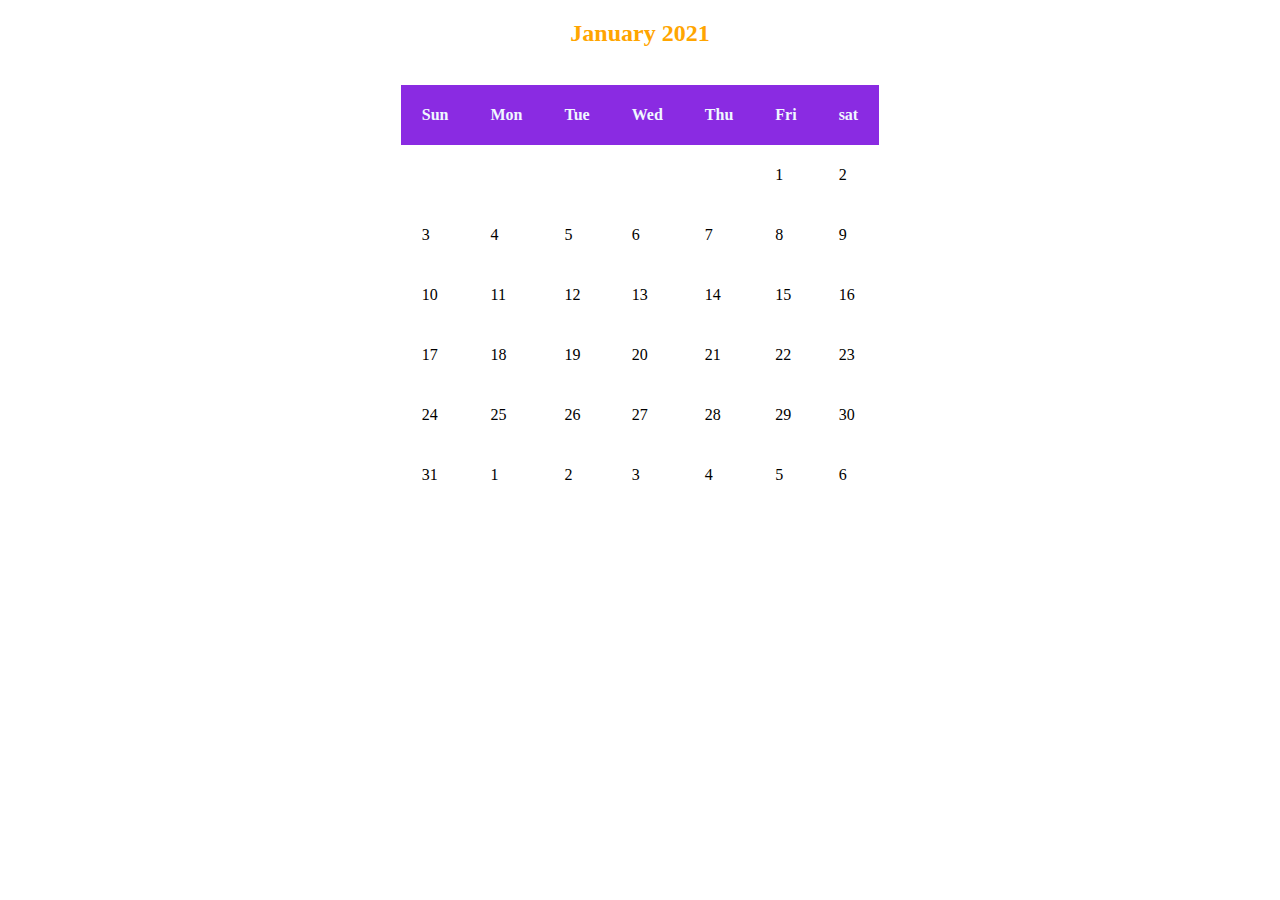
<file: Calender.html>
<!DOCTYPE html>
<html lang="en">
<head>
    <meta charset="UTF-8">
    <meta name="viewport" content="width=device-width, initial-scale=1.0">
    <title>Document</title>
    <style>
		h2{
			text-align: center;
			color: orange;
		}
        th {
            background-color: blueviolet;
            color: aliceblue;
        }
		table{
			border: 0px;
			border-collapse: collapse;
		}
    </style>
</head>
<body>
    <h2>January 2021</h2>
	<br/>
	<table align="center"cellspacing="21" cellpadding="21">
		<tr>
			<th>Sun</th>
			<th>Mon</th>
			<th>Tue</th>
			<th>Wed</th>
			<th>Thu</th>
			<th>Fri</th>
			<th>sat</th>
		</tr>
        <tr>
			<td></td>
			<td></td>
			<td></td>
			<td></td>
			<td></td>
			<td>1</td>
			<td>2</td>
		</tr>
		<tr></tr>
		<tr>
			<td>3</td>
			<td>4</td>
			<td>5</td>
			<td>6</td>
			<td>7</td>
			<td>8</td>
			<td>9</td>
		</tr>
		<tr>
			<td>10</td>
			<td>11</td>
			<td>12</td>
			<td>13</td>
			<td>14</td>
			<td>15</td>
			<td>16</td>
		</tr>
		<tr>
			<td>17</td>
			<td>18</td>
			<td>19</td>
			<td>20</td>
			<td>21</td>
			<td>22</td>
			<td>23</td>
		</tr>
		<tr>
			<td>24</td>
			<td>25</td>
			<td>26</td>
			<td>27</td>
			<td>28</td>
			<td>29</td>
			<td>30</td>
		</tr>
		<tr>
			<td>31</td>
			<td>1</td>
			<td>2</td>
			<td>3</td>
			<td>4</td>
			<td>5</td>
			<td>6</td>
		</tr>
	</table>
</body>
</html>
</file>
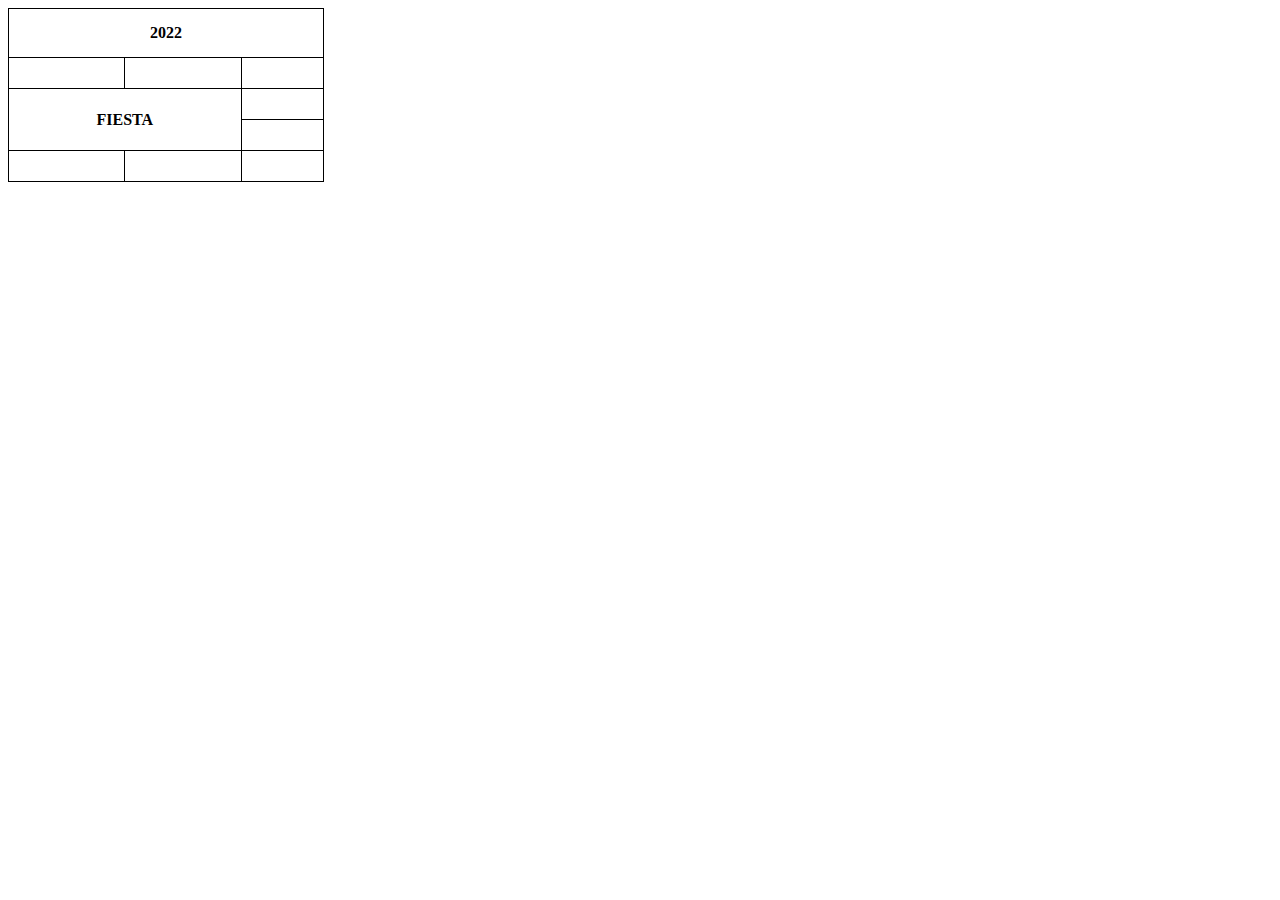
<file: ColRowspan.html>
<!DOCTYPE html>
<html lang="en">
<head>
    <meta charset="UTF-8">
    <meta name="viewport" content="width=device-width, initial-scale=1.0">
    <title>Document</title>
    <style>
        table,td,th{
            border: 1px solid black;
            border-collapse: collapse;  
        }
        th,td{
            padding: 15px;
        }
        table{
            width: 25%;
        }
    </style>
</head>
<body>
    <table>
        <tr>
            <th colspan="3">2022</th>
        </tr>
        <tr>
            <td></td>
            <td></td>
            <td></td>
        </tr>
        <tr>
            <th colspan="2" rowspan="2">FIESTA</th>
            <td></td>
        </tr>
        <tr>
            <td></td>
        </tr>
        <tr>
            <td></td>
            <td></td>
            <td></td>
        </tr>    
    </table>
</body>
</html>
</file>
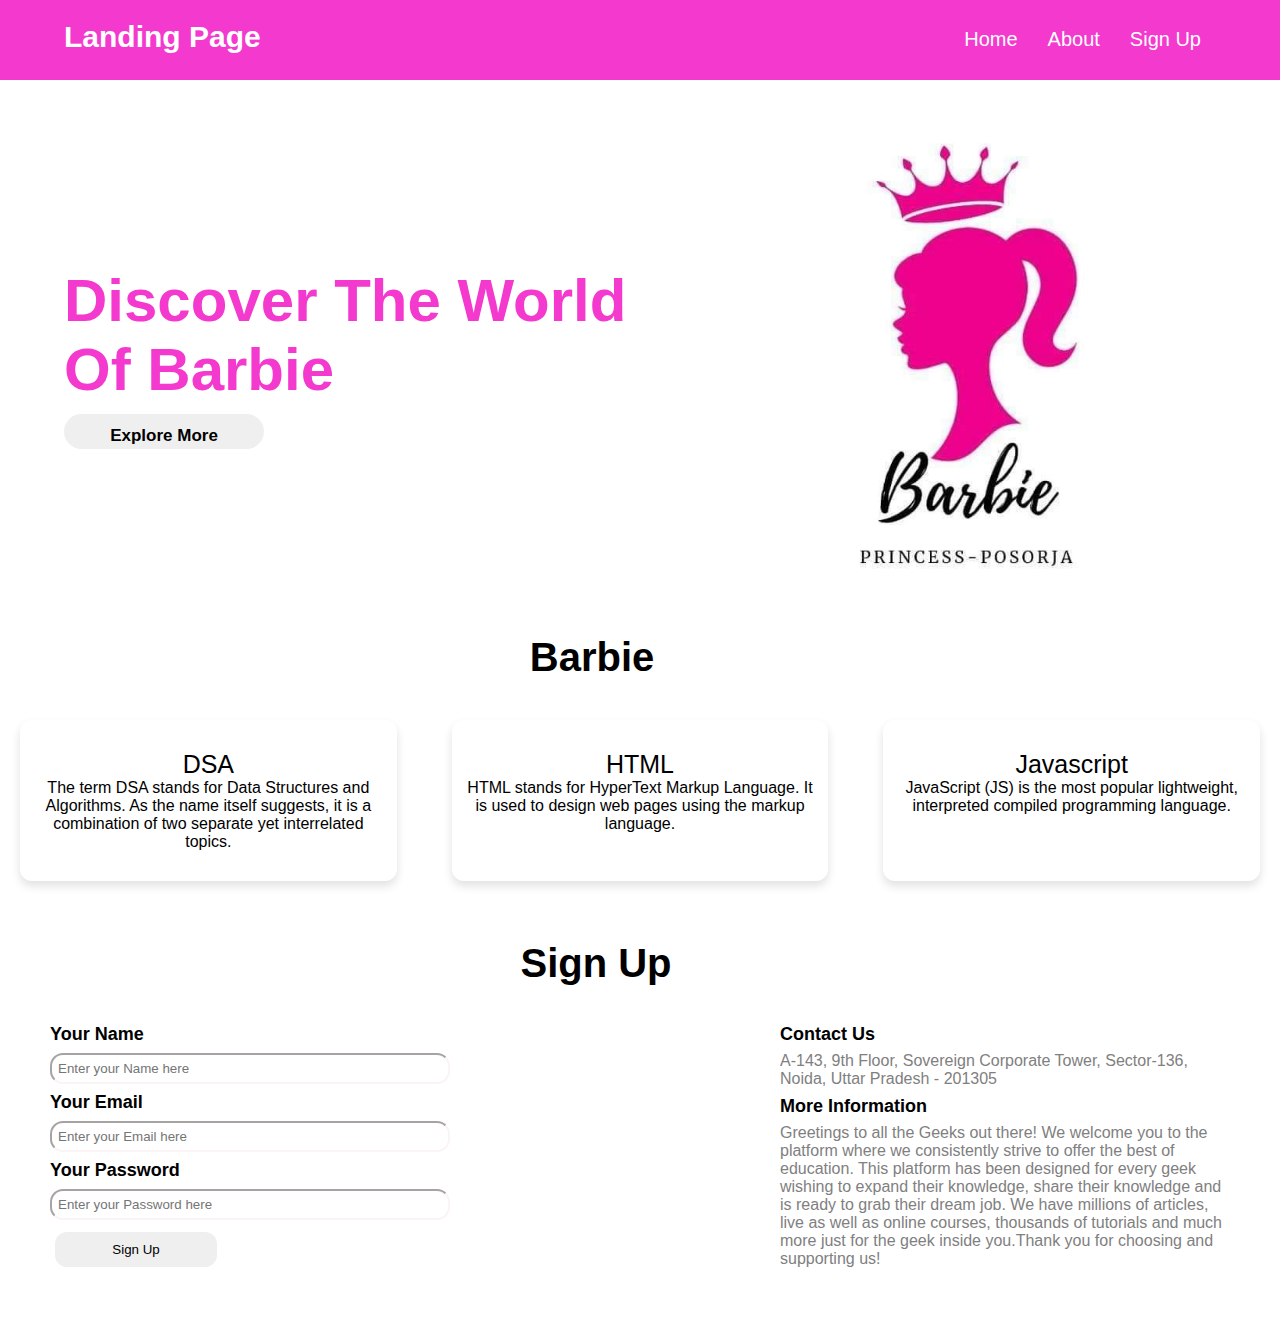
<file: Landingpage.html>
<!DOCTYPE html>
<html lang="en">

<head>
    <meta charset="UTF-8">
    <meta http-equiv="X-UA-Compatible" content="IE=edge">
    <meta name="viewport" content=
        "width=device-width, initial-scale=1.0">
    <link rel="stylesheet" href="Landingpage.css">
    <title>Document</title>
</head>

<body>
    <nav>
        <div class="heading">Landing Page</div>
        <div class="navbar">
            <ul>
                <li><a href="">Home</a></li>
                <li><a href="">About</a></li>
                <li><a href="">Sign Up</a></li>
            </ul>
        </div>
    </nav>

    <div class="line" id="Home">

        <div class="side1">
            <h1>Discover The World Of Barbie</h1>
            <button>
                <a href="https://www.theworldofbarbie.com/">Explore More
                </a>
            </button>
        </div>

        <div class="side2">
            <img src="barbie.jpg"width="500">
        </div>

    </div>

    <section class="about" id="My Projects">
        <div class="content">
            <div class="title">
                <span>Barbie</span>
            </div>
            <div class="boxes">
                <div class="box">
                    <div class="topic">
                        <a href="" target="_blank">
                            DSA
                        </a>
                    </div>
                    <p>The term DSA stands for Data 
                        Structures and Algorithms. As 
                        the name itself suggests, it 
                        is a combination of two 
                        separate yet interrelated 
                        topics.
                    </p>
                </div>

                <div class="box">

                    <div class="topic">
                        <a href="" target="_blank">
                            HTML
                        </a>
                    </div>
                    <p> HTML stands for HyperText 
                        Markup Language. It is used 
                        to design web pages using 
                        the markup language.
                    </p>
                </div>

                <div class="box">
                    <div class="topic">
                        <a href="" target="_blank">Javascript</a>
                    </div>
                    <p> JavaScript (JS) is the most 
                        popular lightweight, interpreted 
                        compiled programming language.
                    </p>
                </div>
            </div>
        </div>
    </section>

    <section class="contact" id="contact">
        <div class="content">
            <div class="title"><span>Sign Up</span></div>
            <div class="contactMenu">
                <div class="input1">
                    <div class="label1">Your Name</div>
                    <div class="input2">
                        <input type="text" placeholder="Enter your Name here">
                    </div>
                    <div class="label1">
                        <label>Your Email</label>
                    </div>
                    <div class="input2">
                        <input type="text" 
                            placeholder="Enter your Email here">
                    </div>
                    <div class="label1">
                        <label>Your Password</label>
                    </div>
                    <div class="input2">
                        <input type="text" 
                            placeholder="Enter your Password here">
                    </div>
                    <div class="button">
                        <button>Sign Up</button>
                    </div>
                </div>
                <div class="input3">
                    <div class="rightside1">
                        <div class="title1">
                            <span>
                                Contact Us
                            </span>
                        </div>
                        <div class="content1">
                            A-143, 9th Floor, Sovereign 
                            Corporate Tower, Sector-136, 
                            Noida, Uttar Pradesh - 201305
                        </div>
                        <div class="title1">
                            <span>More Information</span>
                        </div>
                        <div class="content1">Greetings to all the Geeks out there!
                            We welcome you to the platform where we
                            consistently strive to offer the best 
                            of education. This platform has been 
                            designed for every geek wishing to 
                            expand their knowledge, share their 
                            knowledge and is ready to grab their 
                            dream job. We have millions of articles,
                            live as well as online courses, thousands 
                            of tutorials and much more just for the 
                            geek inside you.Thank you for choosing 
                            and supporting us!
                        </div>
                    </div>
                </div>
            </div>
        </div>
    </section>
</body>

</html>
</file>
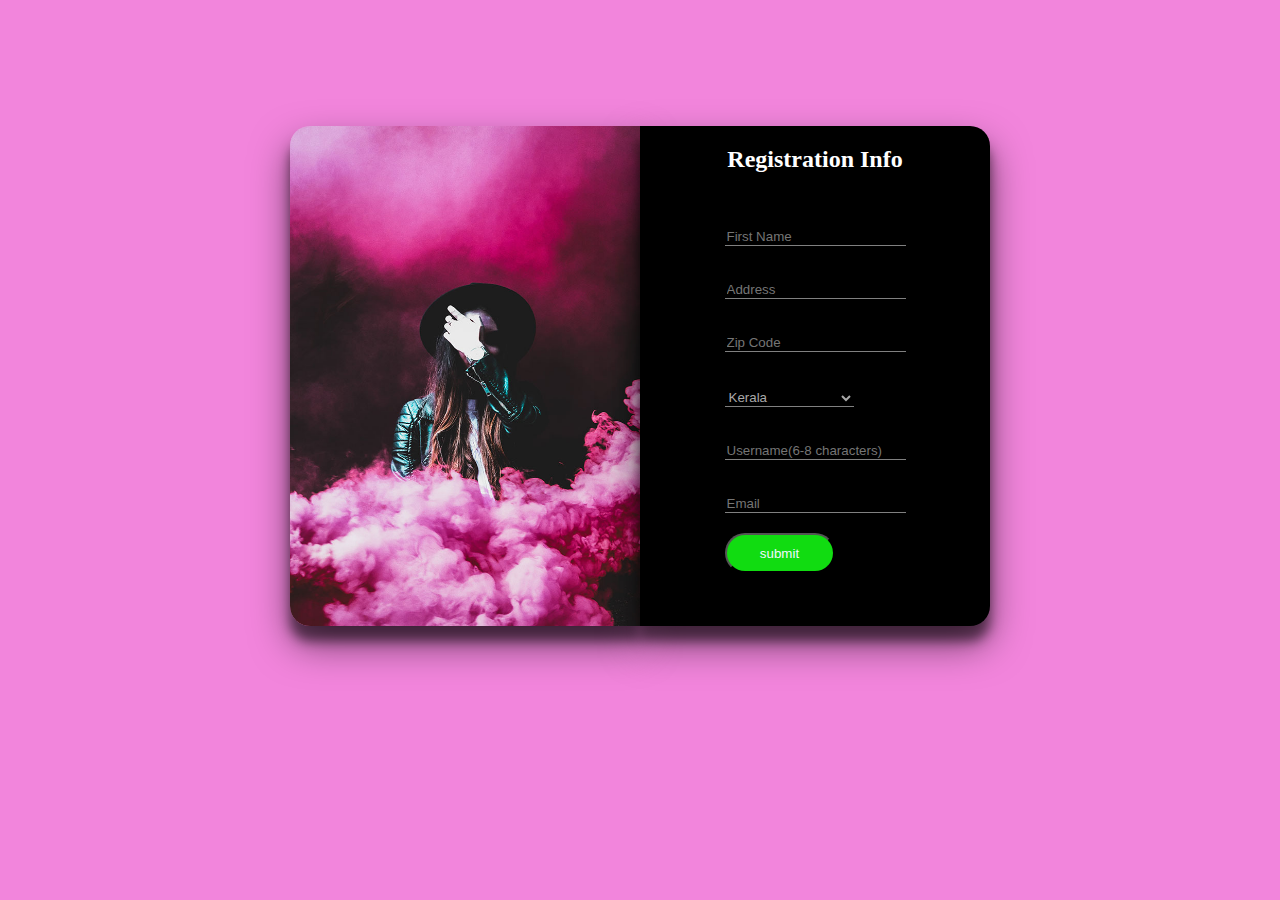
<file: Registrationinfo.html>
<!DOCTYPE html>
<html lang="en">
<head>
    <meta charset="UTF-8">
    <meta name="viewport" content="width=device-width, initial-scale=1.0">
    <title>Document</title>
    <style>

      body{
        background-color: hwb(312 52% 5%);
      }

      .main{
        margin: 10%;
        display: flex;
        justify-content: center;
        
      }

      /* .div1{   
      } */

      .div2{
        background-color: black;
        height: 500px;
        width: 350px;
        color: white;
        border-top-right-radius: 20px;
        border-bottom-right-radius: 20px;
        box-shadow: rgba(0, 0, 0, 0.518) 0px 19px 38px, rgba(0, 0, 0, 0.518) 0px 15px 12px;
      }

      img{
        border-top-left-radius: 20px;
        border-bottom-left-radius: 20px;
        box-shadow: rgba(0, 0, 0, 0.518) 0px 19px 38px, rgba(0, 0, 0, 0.518) 0px 15px 12px;

      }
      
      h2{
        text-align: center;
      }

      input[type='text']{
        margin-top: 35px;
        background-color: black;
        color: darkgrey;
        border: none;
        border-bottom: 1px solid gray;

      }

      /* select[name='state']{
        margin-top: 20px;
        background-color: black;
        color: darkgrey;
      } */

      button{
        margin-top: 20px;
        background-color: rgb(17, 220, 17);
        color: aliceblue;
        border-radius: 20px;
        width: 110px;
        height: 40px;
        border: non;
      }

      button:hover{
        background-color:aliceblue;
        color: rgb(17, 220, 17);
        box-shadow: rgb(0, 255, 55) 0px 2px 6px, rgb(0, 255, 55) 0px 2px 4px;

      }

    </style>
</head>
<body>
   
    <div class="main">

      <div class="div1">
        <img src="bg-heading-03.jpg" alt="" height="500px" width="350px">
      </div> 

      <div class="div2  ">
          <h2>Registration Info</h2>
          
        <div style="display: flex;justify-content: center;">
          <form action="">
            <input type="text" placeholder="First Name" name="first name" id="first name" required><br>
            <input type="text" placeholder="Address" name="address" id="address" required><br>
            <input type="text" placeholder="Zip Code" name="zip code" id="zip code" required><br><br><br>
            <select style="background-color: black; color: darkgrey; border: none; border-bottom: 1px solid gray; " name="State" id="state">
              <option value="Kerala">Kerala</option>
              <option value="Karnataka">Karnataka</option>
              <option value="Chennai">Chennai</option>
              <option value="Jammu & Kashmir">Jammu & Kashmir</option>
              <option value="Delhi">Delhi</option>
            </select><br>
            <input type="text" placeholder="Username(6-8 characters)" name="Username(6-8 characters)" id="Username(6-8 characters)" required><br>
            <input type="text" placeholder="Email" name="email" id="email" required><br>
            <button type="Submit">submit</button>
           </form>
        </div>
      </div>
    </div>

</body>
</html>
</file>
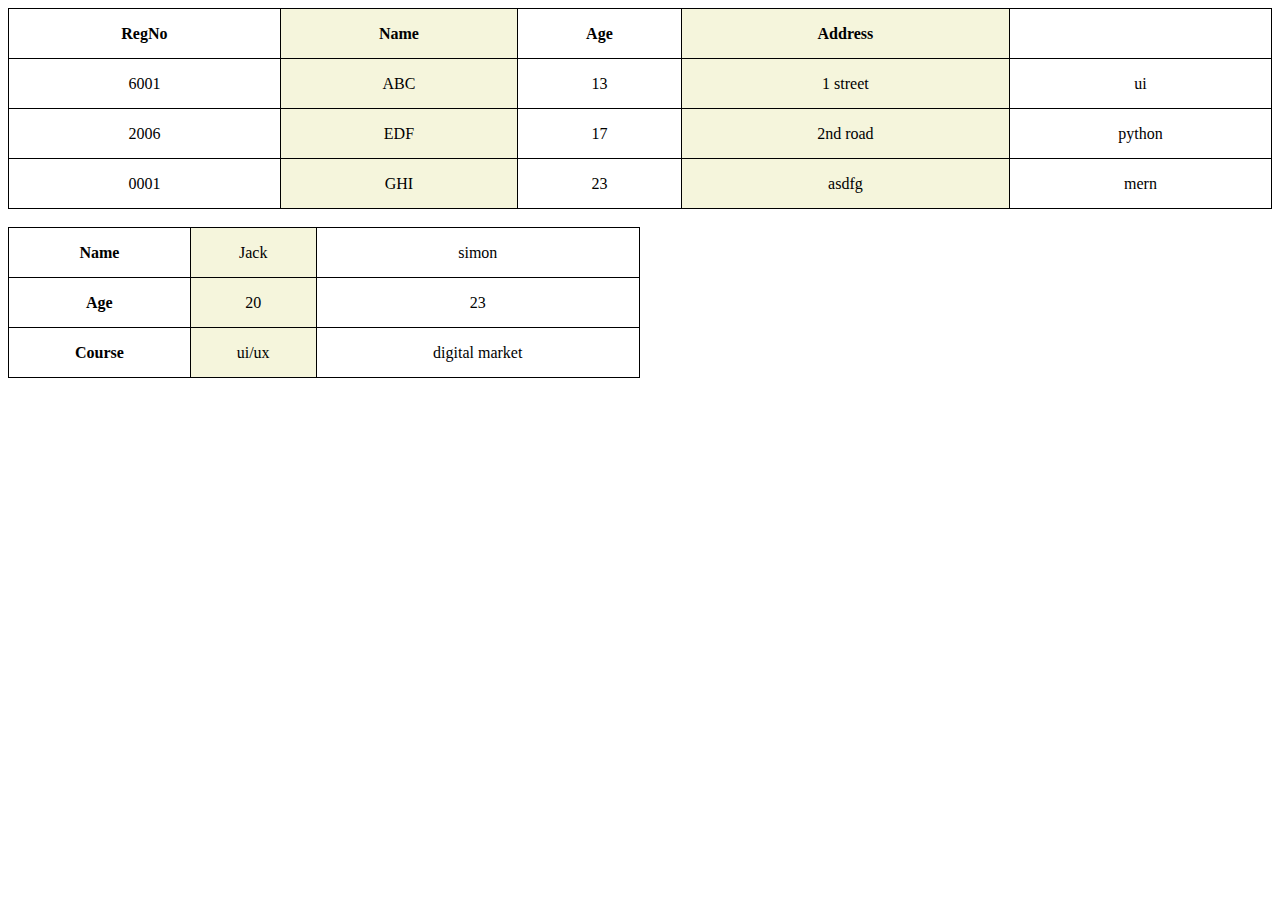
<file: table.html>
<!DOCTYPE html>
<html lang="en">
<head>
    <meta charset="UTF-8">
    <meta name="viewport" content="width=device-width, initial-scale=1.0">
    <title>Document</title>
    <style>
        table,td,th{
            border: 1px solid black;
            border-collapse: collapse;
            
        }
        table{
            width: 100%;
        }
        td,th{
            text-align: center;
        }
        tr{
            height: 50px;
        }
         tr:hover{
            background-color: brown;
        }
        tr :nth-child(even){
            background-color: beige;
        }
       
    </style>
</head>
<body>
    <table>
        <tr>
            <th>RegNo</th>
            <th>Name</th>
            <th>Age</th>
            <th>Address</th>
            <!-- <th>Course</th> -->
        </tr>
        <tr>
            <td>6001</td>
            <td>ABC</td>
            <td>13</td>
            <td>1 street</td>
            <td>ui</td>
        </tr>
        <tr>
            <td>2006</td>
            <td>EDF</td>
            <td>17</td>
            <td>2nd road</td>
            <td>python</td>
        </tr>
        <tr>
            <td>0001</td>
            <td>GHI</td>
            <td>23</td>
            <td>asdfg</td>
            <td>mern</td>
        </tr>
    </table><br>
    <table style="width: 50%">
        <tr>
            <th>Name</th>
            <td>Jack</td>
            <td>simon</td>
        </tr> 
        <tr>
            <th>Age</th>
            <td>20</td>
            <td>23</td>
        </tr>
        <tr>
            <th>Course</th>
            <td>ui/ux</td>
            <td>digital market</td>
        </tr>
    </table>
</body>
</html>
</file>
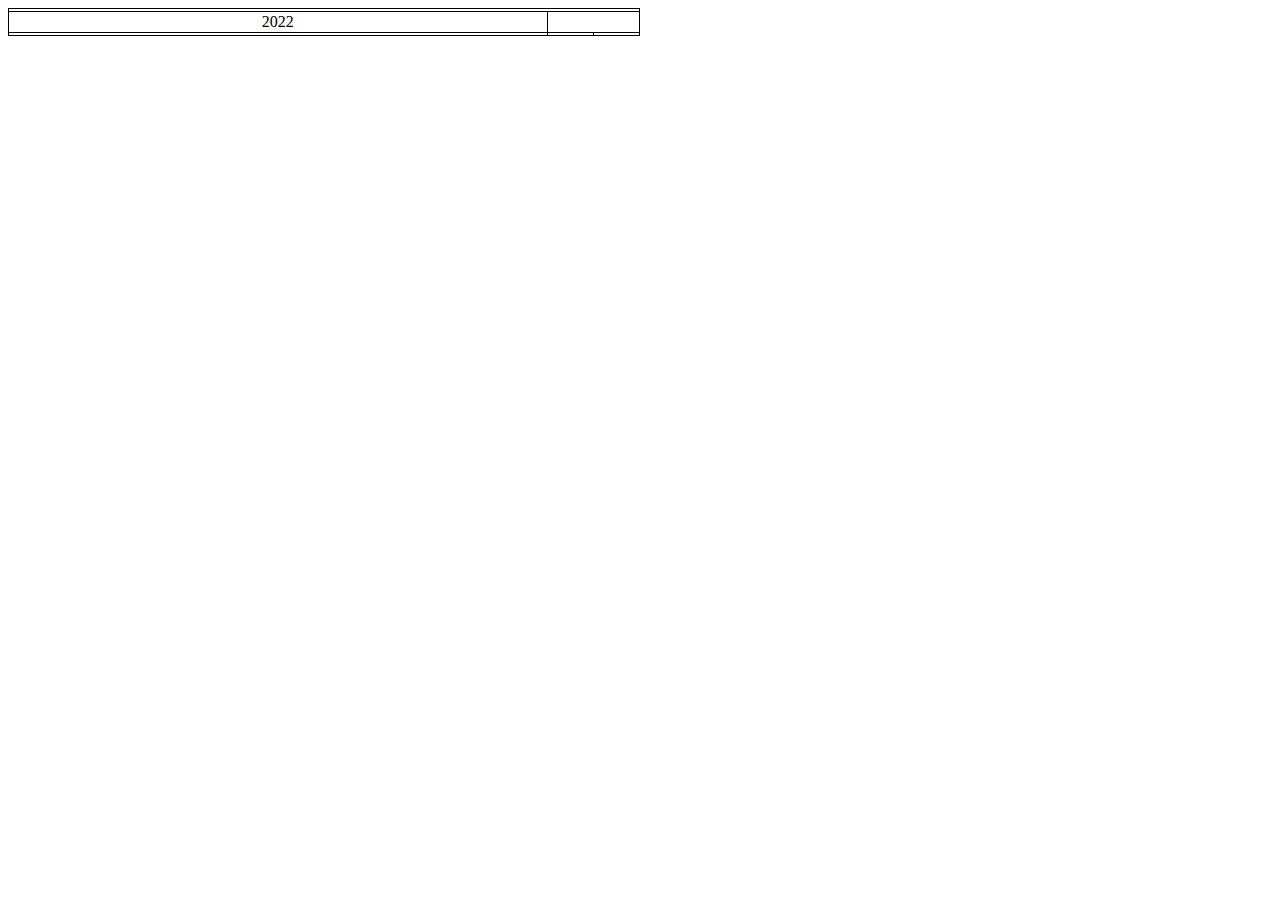
<file: Tablecol&row.html>
<!DOCTYPE html>
<html lang="en">
<head>
    <meta charset="UTF-8">
    <meta name="viewport" content="width=device-width, initial-scale=1.0">
    <title>Document</title>

    <style>
        table,td,th{
            border: 1px solid black;
            border-collapse: collapse;
            text-align: center;
        }
    </style>
</head>
<body>
    <table  style="width: 50%;">
        <tr>
            <th colspan="3"></th>
        </tr>
        <tr>
            <td>2022</td>
        </tr>
        <tr>
            <td></td>
            <td></td>
            <td></td>
        </tr>
    </table>
</body>
</html>
</file>
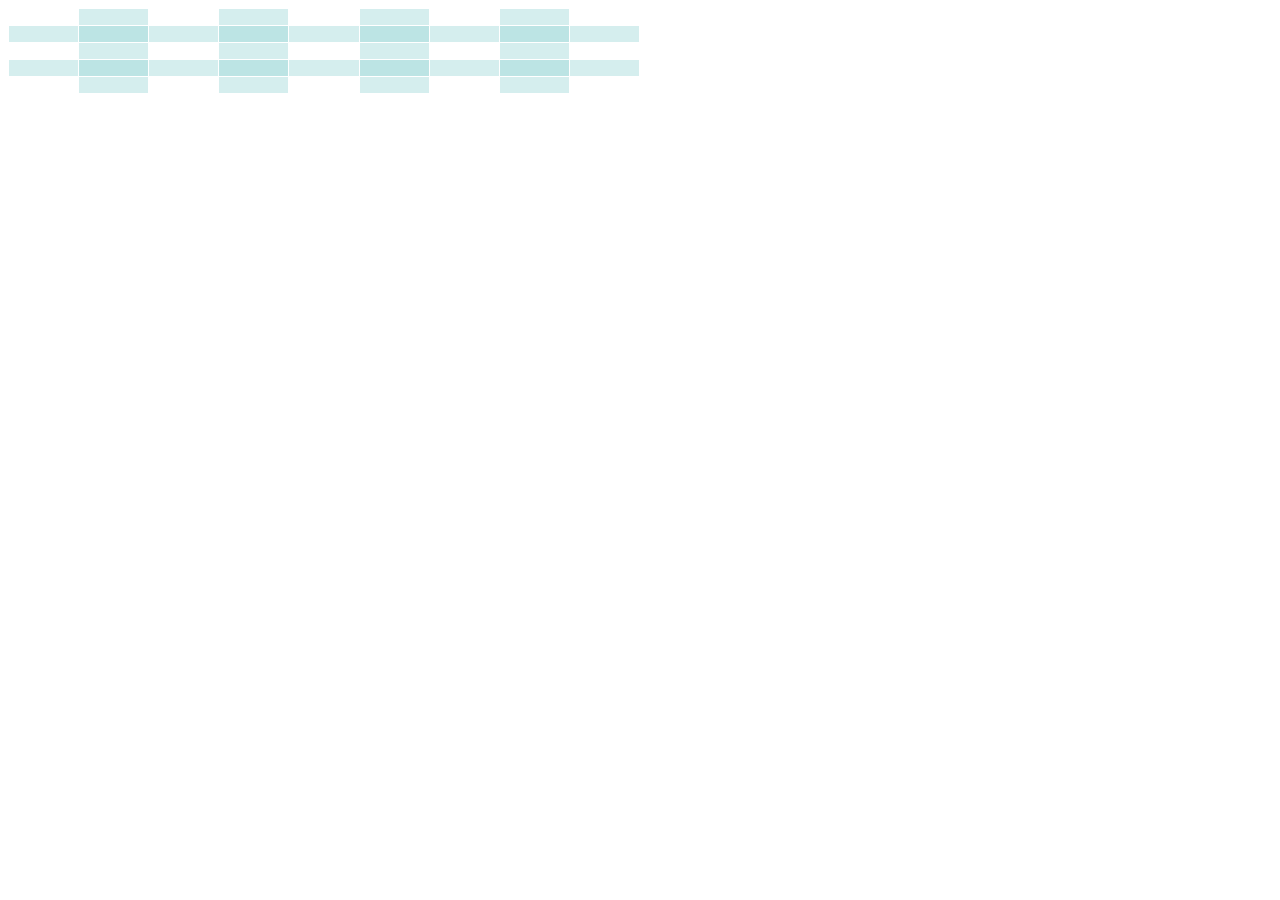
<file: Tablstyle.html>
<!DOCTYPE html>
<html lang="en">
<head>
    <meta charset="UTF-8">
    <meta name="viewport" content="width=device-width, initial-scale=1.0">
    <title>Document</title>
</head>
<style>
    table, th, td {
      border: 1px solid rgb(255, 255, 255);
      border-collapse: collapse;
    }
    
    tr:nth-child(even) {
      background-color: rgba(150, 212, 212, 0.4);
    }
    
    th:nth-child(even),td:nth-child(even) {
      background-color: rgba(150, 212, 212, 0.4);
    }
    th,td{
        padding-right: 15px;
        padding-bottom: 15px;
    }
    table{
        width: 50%;
    }
    </style>
<body>
    <table>
        <tr>
            <td></td>
            <td></td>
            <td></td>
            <td></td>
            <td></td>
            <td></td>
            <td></td>
            <td></td>
            <td></td>
        </tr>
        <tr>
            <td></td>
            <td></td>
            <td></td>
            <td></td>
            <td></td>
            <td></td>
            <td></td>
            <td></td>
            <td></td>
        </tr>
        <tr>
            <td></td>
            <td></td>
            <td></td>
            <td></td>
            <td></td>
            <td></td>
            <td></td>
            <td></td>
            <td></td>
        </tr>
         <tr>
            <td></td>
            <td></td>
            <td></td>
            <td></td>
            <td></td>
            <td></td>
            <td></td>
            <td></td>
            <td></td>
        </tr>
        <tr>
            <td></td>
            <td></td>
            <td></td>
            <td></td>
            <td></td>
            <td></td>
            <td></td>
            <td></td>
            <td></td>
        </tr>
    </table>
</body>
</html>
</file>
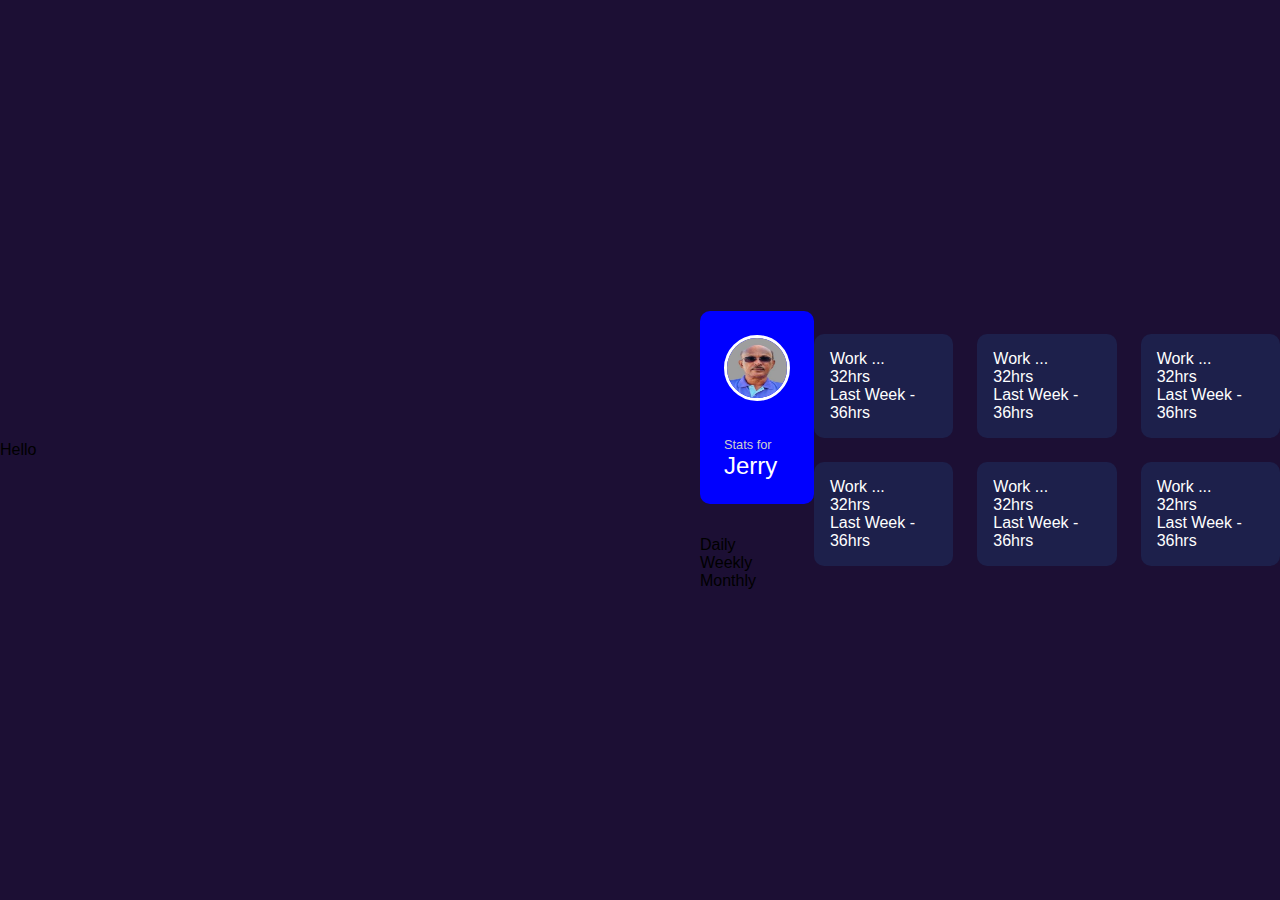
<file: Tast.html>
<!DOCTYPE html>
<html lang="en">
<head>
    <meta charset="UTF-8">
    <meta name="viewport" content="width=device-width, initial-scale=1.0">
    <link rel="stylesheet" href="style.css">
    <title>Document</title>
    <style>
    </style>
</head>
<body>
    <div class="container">
        Hello
    </div>
    <div class="sidebar">
        <div class="profile">
            <img src="IMG-20231126-WA0005 - shabeer ali.jpg" alt="">
            <p class="stats-text">Stats for</p>
            <p class="name">Jerry</p>
        </div>
        <div class="times"></div>
        <p>Daily</p>
        <p class="active">Weekly</p>
        <p>Monthly</p>
    </div>
    <div class="tracks">
        <div class="track-items">
            <div class="nav">
                <span>Work</span>
                <span>...</span>
            </div>
            <p class="time">32hrs</p>
            <p class="previous">Last Week - 36hrs</p>
        </div>
        <div class="track-items">
            <div class="nav">
                <span>Work</span>
                <span>...</span>
            </div>
            <p class="time">32hrs</p>
            <p class="previous">Last Week - 36hrs</p>
        </div><div class="track-items">
            <div class="nav">
                <span>Work</span>
                <span>...</span>
            </div>
            <p class="time">32hrs</p>
            <p class="previous">Last Week - 36hrs</p>
        </div><div class="track-items">
            <div class="nav">
                <span>Work</span>
                <span>...</span>
            </div>
            <p class="time">32hrs</p>
            <p class="previous">Last Week - 36hrs</p>
        </div><div class="track-items">
            <div class="nav">
                <span>Work</span>
                <span>...</span>
            </div>
            <p class="time">32hrs</p>
            <p class="previous">Last Week - 36hrs</p>
        </div><div class="track-items">
            <div class="nav">
                <span>Work</span>
                <span>...</span>
            </div>
            <p class="time">32hrs</p>
            <p class="previous">Last Week - 36hrs</p>
        </div>
    </div>
</body>
</html>
</file>
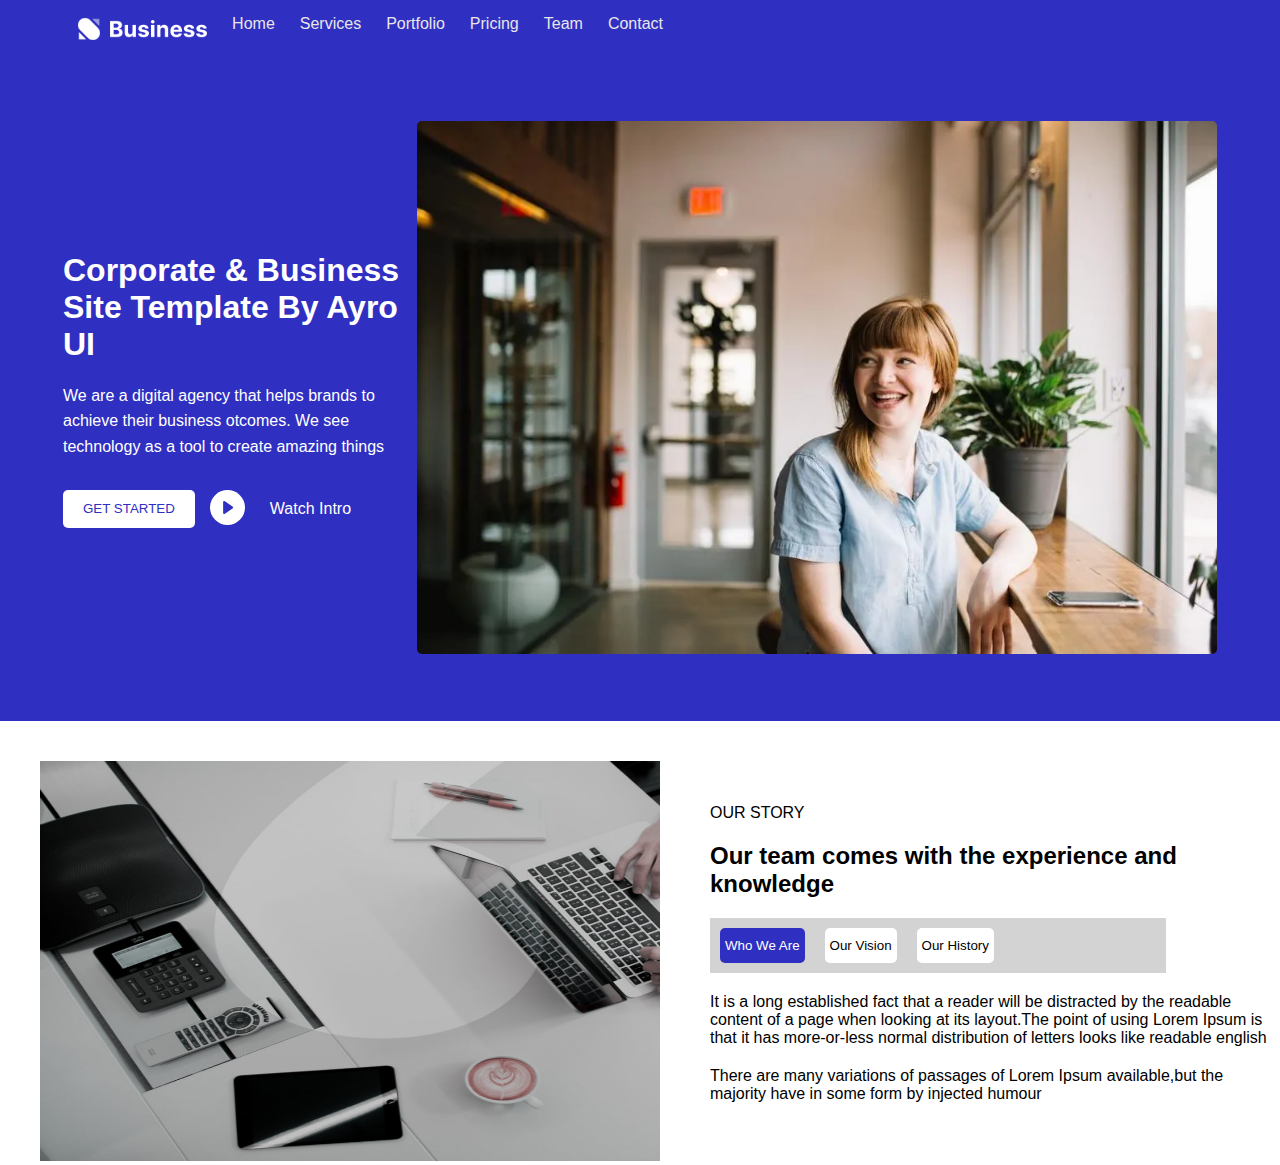
<file: Project/Business.html>
<!DOCTYPE html>
<html lang="en">
<head>
    <meta charset="UTF-8">
    <meta name="viewport" content="width=device-width, initial-scale=1.0">
    <title>Document</title>
    <style>
        *{
            padding: 0;
            margin: 0;
            box-sizing: border-box;
        }

        html,body{
            height: 100%;
            margin: 0;
            padding: 0;
        }

        nav{
            background-color: rgb(47, 47, 194);
            display: flex;
            align-items: center;   
            padding:15px 50px;
        }

        nav img{
            height: 28px;
           
        }

        nav ul{
         list-style: none;
         color: white;
         display: flex;
         gap: 25px;
         margin-right: 100px;
         font-family: Verdana, Geneva, Tahoma, sans-serif;
        }

        nav a{
            display: inline-block;
            text-decoration: none; 
            color: rgb(233, 230, 230);
        }

        .main{
            background-color: rgb(47, 47, 194);
            color: white;
            display: flex;
            justify-content: space-between;
            align-items: center;
            padding: 63px;
            flex-wrap: wrap; 
            font-family: Verdana, Geneva, Tahoma, sans-serif;
        } 

        .maintext{
            max-width:50%;
            flex:1;
        }

        .maintext h1{
            margin-bottom: 20px;
            font-size: 2em;
        }

        .maintext p{
            margin-bottom: 30px;
            line-height: 1.6;
        }

        .maintext .buttons{
        display: flex;
        gap:15px;
        }

        .maintext .buttons input{
            padding: 10px 20px;
            color:rgb(47, 47, 194);
            background-color: white;
            border: none;
            cursor: pointer;
            border-radius: 5px;
            text-align: center;
            text-decoration: none;
        }
        
        .maintext .buttons a{
            color: white;
            text-decoration: none;
            text-align: center;
            padding: 10px;
        }

       .mainimage img{
        max-width: 100%;
        border-radius: 5px;
       }

       .second {
        display: flex;
        align-items: center;
        padding: 40px 0px 0px 40px;
        justify-content: space-around;
        gap: 50px;
        flex-wrap: wrap;
        font-family: Verdana, Geneva, Tahoma, sans-serif;
        
       }
       
       .secondimage {
        width:50%;
       }

       .secondimage img{
        width: 100%;
       }
      
       .secondtext p{
        margin-bottom: 20px;
       }

       .secondtext{
        max-width:50%;
        flex: 1;
     
       }
       .secondtext h2{
        margin-bottom: 20px;
       }

      .secondtabs{
        background-color: lightgrey;
        width: 80%;
        display: flex;
        margin-top: 20px;
        margin-bottom: 20px;
        padding: 10px 0;
        flex-wrap: wrap;
      }
     
       .secondtabs input{
        padding: 10px 5px;
        background-color: white;
        cursor: pointer;
        border-radius: 5px;
        border: none;
        margin: 0px 10px 0px 10px;
       }

       .secondtabs input.active{
        background-color: rgb(47, 47, 194);
        color: white;
       }
     
    
      
    </style>
</head>
<body>
    <nav>
        <ul><li></li><img src="white-logo.png" alt="business">
        <ul>
           <li><a href="">Home</a></li>
           <li><a href="">Services</a></li>
           <li><a href="">Portfolio</a></li>
           <li><a href="">Pricing</a></li>
           <li><a href="">Team</a></li>
           <li><a href="">Contact</a></li>
        </ul>
    </nav>
    <div class="main">
        <div class="maintext"><h1>Corporate & Business Site Template By Ayro UI</h1>
           <p>We are a digital agency that helps brands to achieve their business otcomes. We see technology as a tool to create amazing things</p>
           <div class="buttons">
             <input type="button" value="GET STARTED">
             <svg xmlns="http://www.w3.org/2000/svg" width="35" height="35" fill="white" class="bi bi-play-circle-fill" viewBox="0 0 16 16">
                <path d="M16 8A8 8 0 1 1 0 8a8 8 0 0 1 16 0M6.79 5.093A.5.5 0 0 0 6 5.5v5a.5.5 0 0 0 .79.407l3.5-2.5a.5.5 0 0 0 0-.814z"/>
            </svg>
            <a href="">Watch Intro</a>
           </div>
        </div>
    <div class="mainimage">
        <img src="960x0.webp" alt="" width="800px">
    </div>
</div>
<div class="second">
    <div class="secondimage">
        <img src="How-to-use-data-768x768.jpg" alt="business" height="400px">
    </div>
    <div class="secondtext">
        <p>OUR STORY<p>
        <h2>Our team comes with the experience and knowledge</h2>
        <div class="secondtabs">
            <div><input type="button" class="active" value="Who We Are"></div>
            <div><input type="button"value="Our Vision"> </div>
            <div><input type="button"value="Our History"> </div>
        </div>
        <p>It is a long established fact that a reader will be distracted by the readable content of a page when looking at its layout.The point of using Lorem Ipsum is that it has more-or-less normal distribution of letters looks like readable english</p>
        <div>
            <p>There are many variations of passages of Lorem Ipsum available,but the majority have in some form by injected humour</p>
        </div>
    </div>
   
</div>
</body>
</html>
</file>
<file: Landingpage.css>
* {
    padding: 0;
    margin: 0;
    box-sizing: border-box;
}

body {
    background-color: white;
    color: black;
    font-family: "Fira Sans", sans-serif;
    background-color: white;
}

nav {
    width: 100%;
    height: 80px;
    display: flex;
    justify-content: space-between;
    padding: 20px 5%;
    background-color: #f439ce;
}

nav .heading {
    font-size: 30px;
    font-weight: 700;
    color: white;
}

nav ul {
    display: flex;
    list-style: none;
}

nav ul li {
    padding: 8px 15px;
    border-radius: 10px;
    transition: 0.2s ease-in;
}

nav ul li a {
    color: black;
    font-size: 20px;
    font-weight: 500;
    text-decoration: none;
    color: white;
}

nav ul li:hover {
    background-color: rgb(255, 255, 255);
}

nav ul li a:hover {
    color:#f439ce;
}

.line {
    display: flex;
    justify-content: space-between;
    align-items: center;
    margin: 2% 5%;
}

.line .side1 {
    padding-right: 50px;
}

.side1 h1 {
    font-size: 60px;
    margin-bottom: 10px;
    color: #f439ce;
}

.side1 button {
    width: 200px;
    padding: 12px 20px;
    border-radius: 20px;
    border-style: none;
    color: black;
    font-size: 17px;
    font-weight: 600;
}

a {
    text-decoration: none;
    color: black;
}

section .topic a {
    font-size: 25px;
    font-weight: 500;
    margin-bottom: 10px;
}

.about .boxes {
    display: flex;
    flex-wrap: wrap;
    justify-content: space-between;
}

.about .boxes .box {
    margin: 10px 20px;
    max-width: calc(100% / 3 - 50px);
    text-align: center;
    border-radius: 12px;
    padding: 30px 10px;
    box-shadow: 0 5px 10px rgba(0, 0, 0, 0.12);
    cursor: default;
}


.contact {
    padding: 20px;
}

.contact .content {
    margin: 0 auto;
    padding: 30px 0;
}

.content .title {
    width: 80%;
    text-align: center;
    font-weight: bolder;
    font-size: 40px;
}

.title {
    margin-bottom: 30px;
    margin-left: 80px;
}

.contactMenu {
    display: flex;
    justify-content: space-evenly;
}

.input2 {
    margin-top: 10;
}

.label1 {
    font-size: 18px;
    margin-top: 8px;
    margin-bottom: 8px;
    font-weight: bolder;
}

.contactMenu .input1 input {
    border-radius: 13px;
    padding: 6px;
}

.input2 input {
    border-color: rgb(252, 244, 244);
    width: 400px;
}

.button {
    margin-top: 12px;
    margin-left: 5px;
}

.button button {
    width: 162px;
    height: 35px;
    border-radius: 12px;
    border-color: transparent;
}

.button button:hover {
    background-color: #f439ce;
}

button {
    width: 162px;
    height: 35px;
    border-radius: 12px;
    border-color: transparent;
}

button:hover {
    background-color: #f439ce;
}

.rightside1 {
    display: flex;
    flex-direction: column;
    margin-left: 300px;
}

.title1 {
    font-size: 18px;
    margin-top: 8px;
    margin-bottom: 5px;
    font-weight: bolder;
}

.content1 {
    width: 450px;
    margin-top: 2px;
    color: grey;
}
</file>
<file: style.css>
*{
    margin: 0;
    padding: 0;
}

html, body{
    min-height: 100vh;
}

body{
    background-color:rgb(28, 15, 52);
    display: flex;
    justify-content: center;
    align-items: center;
    font-family: Arial, Helvetica, sans-serif;
}

.container{
    width: 800px;
    display: flex;
}

.sidebar{
    background: color #1d204b;
    border-radius: 10px;
}

.tracks{
    flex-grow: 1;
    margin: left 1.5em;
    display: grid;
    grid-template-columns: repeat(3, 1fr);
    grid-gap: 1.5em;
}

.profile{
    background-color: blue;
    padding: 1.5em;
    border-radius: 10px;
}

.profile img{
    height: 60px;
    width: 60px;
    border-radius: 50%;
    border: 3px solid #fff;
    margin-bottom: 2em;
}

.stats-text{
    font-size: .8em;
    color: #cecece;
}

.name{
    font-size: 1.5em;
    color: #fff;
     
}

.times{
    padding: 1em 1.5em;
    color:rgba(255, 255, 255, 0, 0.5);
}

.times p.active{
    color: rgba(255, 255, 255, 0.9);
    margin: .5em 0;
}

.track-items{
    background-color:#fff ;
    border-radius: 10px;
    background-color: #1d204b;
    color: #fff;
    padding: 1em;
}

.track-item .nav{
    display: flex;
    justify-content: space-between;
}

.track-item .nav span:nth-child(2){
    margin-top: -.3em;
    font-size: bolder;

}

.track-item .time{
    font-size: 2em;
    margin-top: .5em;
}

.track-item .previous{
    color: rgba(255, 255, 255, 0, 0.5);
}
</file>
